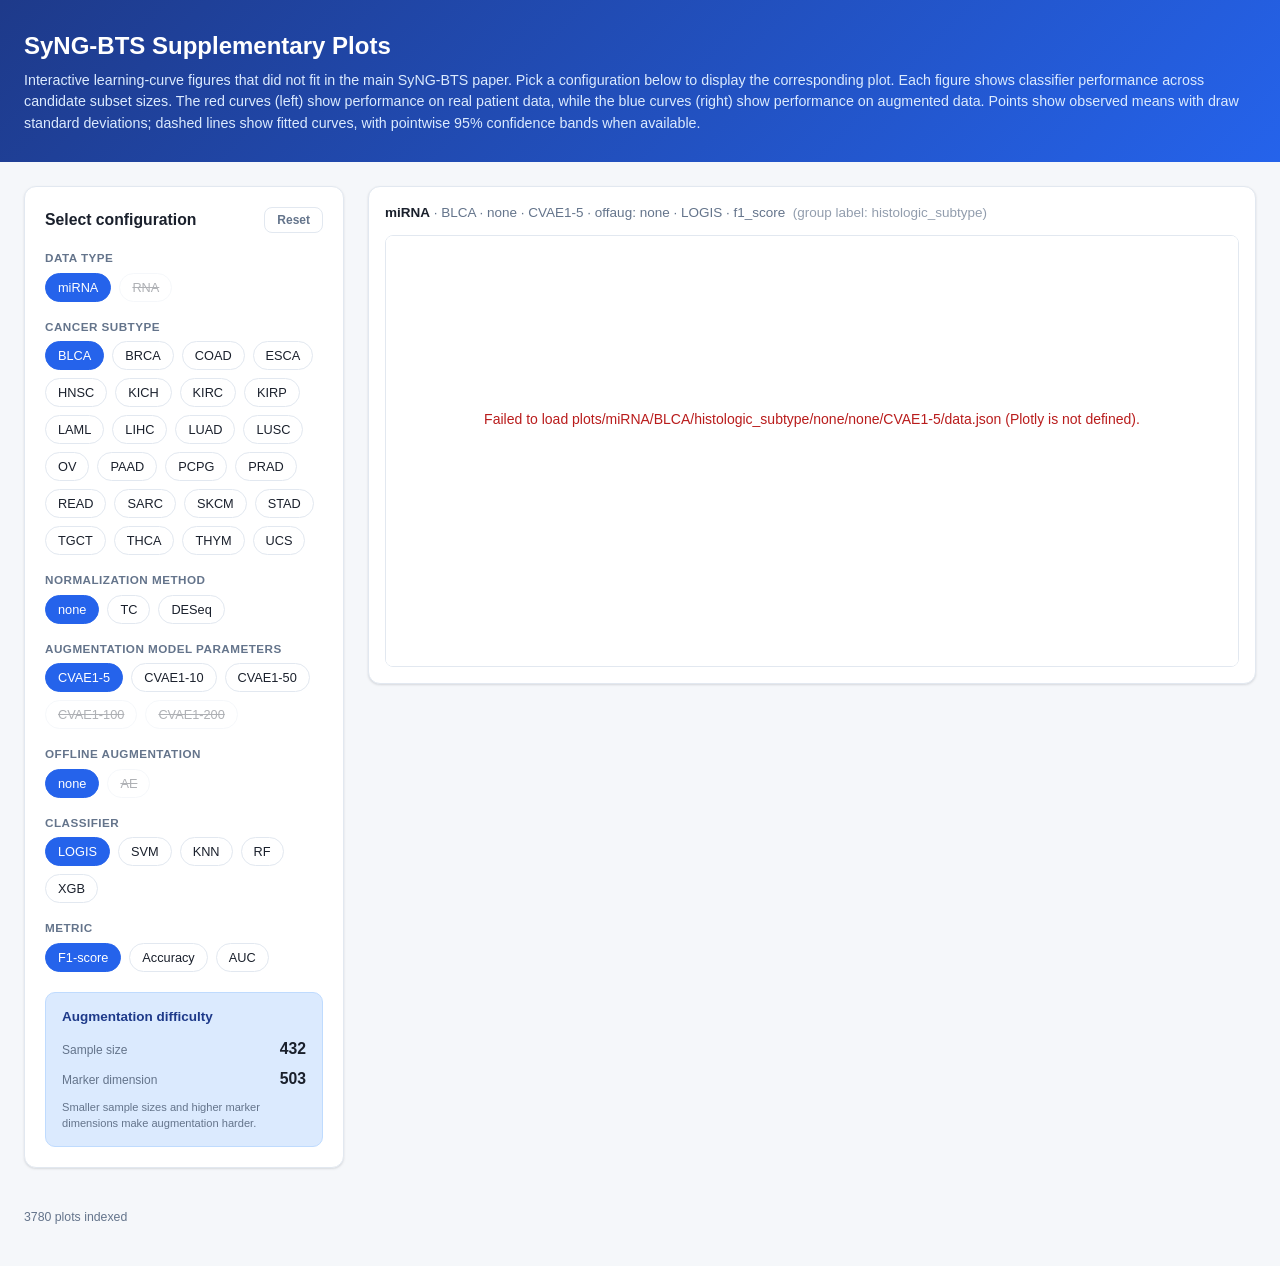
<file: website/index.html>
<!DOCTYPE html>
<html lang="en">
<head>
  <meta charset="utf-8" />
  <meta name="viewport" content="width=device-width, initial-scale=1" />
  <title>SyNG-BTS Supplementary Plots</title>
  <link rel="stylesheet" href="assets/style.css?v=20260910a" />
</head>
<body>
  <header class="site-header">
    <div class="header-inner">
      <h1>SyNG-BTS Supplementary Plots</h1>
      <p class="subtitle">
        Interactive learning-curve figures that did not fit in the main SyNG-BTS paper.
        Pick a configuration below to display the corresponding plot.
        Each figure shows classifier performance across candidate subset sizes.
        The red curves (left) show performance on real patient data, while the blue curves
        (right) show performance on augmented data. Points show observed means with draw
        standard deviations; dashed lines show fitted curves, with pointwise 95%
        confidence bands when available.
      </p>
    </div>
  </header>

  <main class="layout">
    <aside class="controls" id="controls">
      <div class="controls-header">
        <h2>Select configuration</h2>
        <button type="button" id="reset-btn" class="reset-btn">Reset</button>
      </div>
      <div id="selectors" class="selectors"><!-- selectors injected by app.js --></div>
      <div class="status" id="status"></div>
      <div class="info-box" id="dataset-info" hidden>
        <h3>Augmentation difficulty</h3>
        <dl>
          <div class="info-row"><dt>Sample size</dt><dd id="info-sample-size">—</dd></div>
          <div class="info-row"><dt>Marker dimension</dt><dd id="info-marker-dim">—</dd></div>
        </dl>
        <p class="info-hint">Smaller sample sizes and higher marker dimensions make augmentation harder.</p>
      </div>
    </aside>

    <section class="viewer">
      <div class="viewer-caption" id="caption"></div>
      <div class="plot-frame" id="plot-frame">
        <div class="placeholder" id="placeholder">Loading…</div>
        <iframe id="plot" title="Plot" loading="lazy" hidden></iframe>
      </div>
    </section>
  </main>

  <footer class="site-footer">
    <span id="footer-count"></span>
  </footer>

  <script src="assets/app.js?v=20260910a"></script>
</body>
</html>
</file>
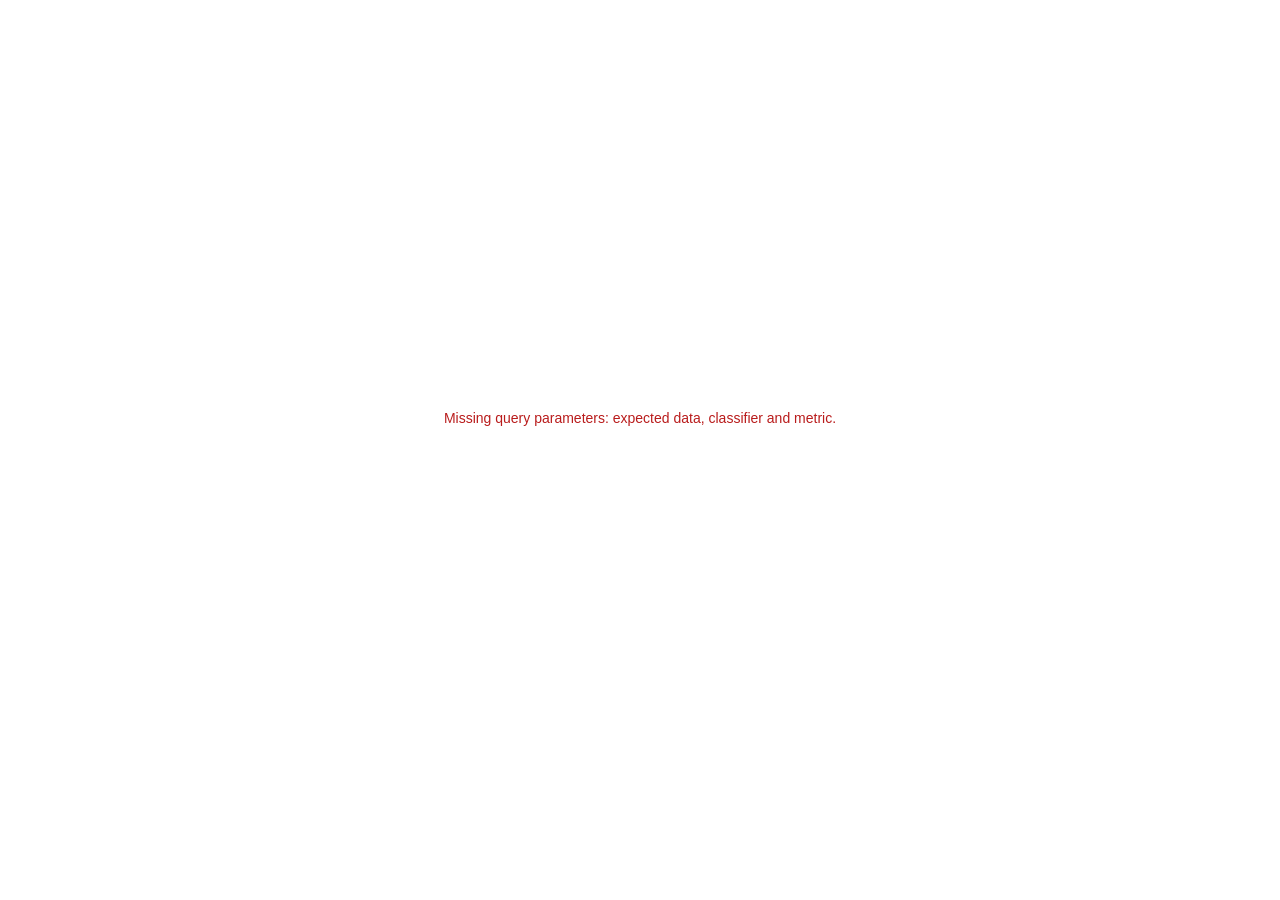
<file: website/assets/viewer.html>
<!DOCTYPE html>
<html lang="en">
<head>
  <meta charset="utf-8" />
  <meta name="viewport" content="width=device-width, initial-scale=1" />
  <title>Learning curve viewer</title>
  <script>window.PlotlyConfig = {MathJaxConfig: 'local'};</script>
  <script charset="utf-8" src="https://cdn.plot.ly/plotly-3.6.0.min.js" integrity="sha256-QaOVwtVY0T02VaHrr6pnoHLCwayMJp4O5n4YyaE3rJk=" crossorigin="anonymous"></script>
  <style>
    html, body { margin: 0; padding: 0; height: 100%; background: #fff; }
    #plot { width: 100%; height: calc(100% - 64px); }
    #status { padding: 8px 16px; font: 12px/1.4 sans-serif; color: #555; }
    #plot.error {
      display: flex; align-items: center; justify-content: center;
      color: #b91c1c; font: 14px/1.5 -apple-system, BlinkMacSystemFont, "Segoe UI", Roboto, sans-serif;
      padding: 16px; text-align: center; box-sizing: border-box;
    }
  </style>
</head>
<body>
  <div id="plot"></div>
  <div id="status" role="status"></div>
  <script src="viewer.js"></script>
</body>
</html>
</file>
<file: website/assets/style.css>
:root {
  --bg: #f5f7fa;
  --panel: #ffffff;
  --border: #e2e8f0;
  --text: #1a202c;
  --muted: #64748b;
  --accent: #2563eb;
  --accent-soft: #dbeafe;
  --shadow: 0 1px 3px rgba(15, 23, 42, 0.08), 0 1px 2px rgba(15, 23, 42, 0.06);
}

* { box-sizing: border-box; }

/* Ensure the `hidden` attribute always wins over explicit `display` rules
   (e.g. .placeholder uses display:flex, #plot uses display:block). */
[hidden] { display: none !important; }

html, body {
  margin: 0;
  padding: 0;
  background: var(--bg);
  color: var(--text);
  font-family: -apple-system, BlinkMacSystemFont, "Segoe UI", Roboto, Helvetica, Arial, sans-serif;
  font-size: 15px;
  line-height: 1.5;
}

.site-header {
  background: linear-gradient(135deg, #1e3a8a 0%, #2563eb 100%);
  color: #fff;
  padding: 28px 24px;
}

.site-header h1 { margin: 0 0 6px; font-size: 1.6rem; font-weight: 650; }

.subtitle { margin: 0; color: #dbeafe; font-size: 0.95rem; }

.layout {
  display: grid;
  grid-template-columns: 320px 1fr;
  gap: 24px;
  margin: 24px 0;
  padding: 0 24px;
  align-items: start;
}

.controls {
  position: sticky;
  top: 24px;
  background: var(--panel);
  border: 1px solid var(--border);
  border-radius: 12px;
  padding: 20px;
  box-shadow: var(--shadow);
}

.controls h2 { margin: 0; font-size: 1.05rem; }

.controls-header {
  display: flex;
  align-items: center;
  justify-content: space-between;
  margin-bottom: 16px;
}

.reset-btn {
  border: 1px solid var(--border);
  background: #fff;
  color: var(--muted);
  padding: 5px 12px;
  border-radius: 8px;
  font-size: 0.8rem;
  font-weight: 600;
  cursor: pointer;
  transition: all 0.12s ease;
}

.reset-btn:hover {
  border-color: var(--accent);
  color: var(--accent);
}

.selectors { display: flex; flex-direction: column; gap: 16px; }

.field label {
  display: block;
  font-size: 0.78rem;
  font-weight: 600;
  text-transform: uppercase;
  letter-spacing: 0.04em;
  color: var(--muted);
  margin-bottom: 6px;
}

.options { display: flex; flex-wrap: wrap; gap: 8px; }

.options button {
  border: 1px solid var(--border);
  background: #fff;
  color: var(--text);
  padding: 6px 12px;
  border-radius: 999px;
  font-size: 0.85rem;
  cursor: pointer;
  transition: all 0.12s ease;
}

.options button:hover:not(:disabled) { border-color: var(--accent); }

.options button.active {
  background: var(--accent);
  border-color: var(--accent);
  color: #fff;
}

.options button:disabled {
  opacity: 0.35;
  cursor: not-allowed;
  text-decoration: line-through;
}

.status {
  margin-top: 16px;
  font-size: 0.85rem;
  color: var(--muted);
}

.info-box {
  margin-top: 20px;
  padding: 14px 16px;
  background: var(--accent-soft);
  border: 1px solid #bfdbfe;
  border-radius: 10px;
}

.info-box h3 {
  margin: 0 0 10px;
  font-size: 0.9rem;
  color: #1e3a8a;
}

.info-box dl {
  margin: 0;
  display: flex;
  flex-direction: column;
  gap: 6px;
}

.info-row {
  display: flex;
  justify-content: space-between;
  align-items: baseline;
  gap: 12px;
}

.info-row dt {
  font-size: 0.8rem;
  color: var(--muted);
}

.info-row dd {
  margin: 0;
  font-size: 1.05rem;
  font-weight: 650;
  color: var(--text);
  font-variant-numeric: tabular-nums;
}

.info-hint {
  margin: 10px 0 0;
  font-size: 0.74rem;
  line-height: 1.4;
  color: var(--muted);
}

.viewer {
  background: var(--panel);
  border: 1px solid var(--border);
  border-radius: 12px;
  padding: 16px;
  box-shadow: var(--shadow);
  min-height: 400px;
}

.viewer-caption {
  font-size: 0.9rem;
  color: var(--muted);
  margin-bottom: 12px;
  min-height: 1.2em;
}

.viewer-caption strong { color: var(--text); }

.plot-frame {
  position: relative;
  width: 100%;
  overflow: auto;
  border: 1px solid var(--border);
  border-radius: 8px;
  background: #fff;
}

#plot {
  display: block;
  width: 1100px;
  max-width: 100%;
  height: 430px;
  border: 0;
  margin: 0 auto;
}

.placeholder {
  display: flex;
  align-items: center;
  justify-content: center;
  min-height: 360px;
  color: var(--muted);
  font-size: 0.95rem;
  text-align: center;
  padding: 24px;
}

.site-footer {
  margin: 0;
  padding: 16px 24px 40px;
  color: var(--muted);
  font-size: 0.82rem;
}

@media (max-width: 900px) {
  .layout { grid-template-columns: 1fr; }
  .controls { position: static; }
}
</file>
